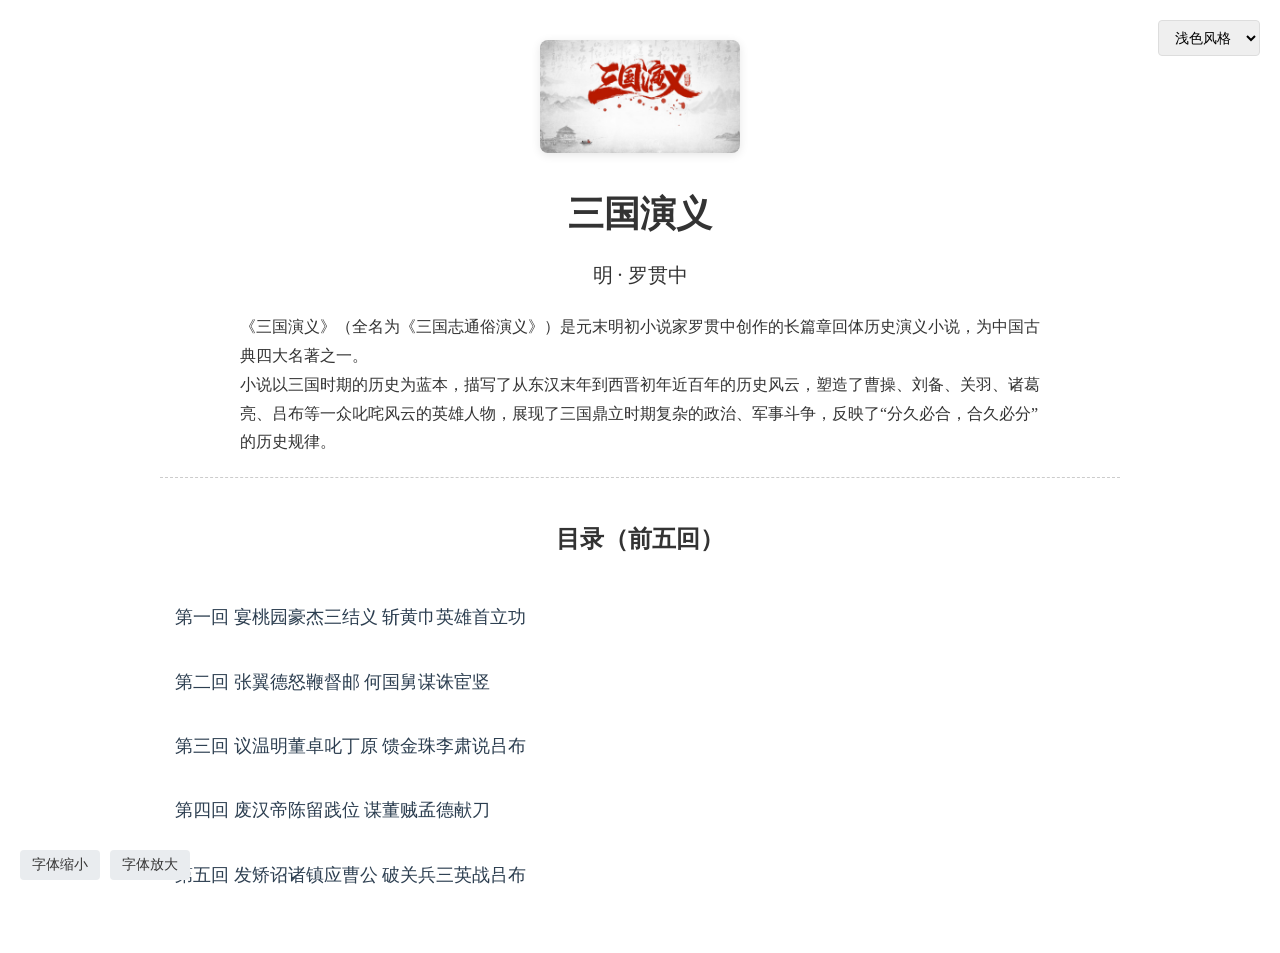
<file: lab1/ThreeKingdomReader/src/main/webapp/index.html>
<!DOCTYPE html>
<html lang="zh-CN">
<head>
    <meta charset="UTF-8">
    <title>三国演义 - 在线阅读</title>
    <link rel="stylesheet" href="css/base.css" id="base-style">
    <link rel="stylesheet" href="css/light.css" id="theme-style">
</head>
<body>
    <!-- 样式切换下拉框 -->
    <select class="style-switcher" onchange="switchStyle(this.value)">
        <option value="light">浅色风格</option>
        <option value="dark">深色风格</option>
        <option value="retro">复古风格</option>
    </select>

    <div class="container">
        <!-- 书籍基础信息 -->
        <div class="book-info">
            <img src="images/cover.png" alt="三国演义封面">
            <h1>三国演义</h1>
            <div class="author">明 · 罗贯中</div>
            <div class="intro">
                <p>《三国演义》（全名为《三国志通俗演义》）是元末明初小说家罗贯中创作的长篇章回体历史演义小说，为中国古典四大名著之一。</p>
                <p>小说以三国时期的历史为蓝本，描写了从东汉末年到西晋初年近百年的历史风云，塑造了曹操、刘备、关羽、诸葛亮、吕布等一众叱咤风云的英雄人物，展现了三国鼎立时期复杂的政治、军事斗争，反映了“分久必合，合久必分”的历史规律。</p>
            </div>
        </div>

        <!-- 章节目录 -->
        <h2 class="chapter-title">目录（前五回）</h2>
        <ul class="chapter-list">
            <li><a href="chapters/chapter1.html">第一回 宴桃园豪杰三结义 斩黄巾英雄首立功</a></li>
            <li><a href="chapters/chapter2.html">第二回 张翼德怒鞭督邮 何国舅谋诛宦竖</a></li>
            <li><a href="chapters/chapter3.html">第三回 议温明董卓叱丁原 馈金珠李肃说吕布</a></li>
            <li><a href="chapters/chapter4.html">第四回 废汉帝陈留践位 谋董贼孟德献刀</a></li>
            <li><a href="chapters/chapter5.html">第五回 发矫诏诸镇应曹公 破关兵三英战吕布</a></li>
        </ul>
    </div>

    <!-- 字体大小控制（选做） -->
    <div class="font-control">
        <button onclick="adjustFont('smaller')">字体缩小</button>
        <button onclick="adjustFont('bigger')">字体放大</button>
    </div>

    <script>
        // 切换显示风格
        function switchStyle(styleName) {
            const themeLink = document.getElementById('theme-style');
            themeLink.href = `css/${styleName}.css`;
        }

        // 调整字体大小
		function adjustFont(type) {
    		// 控制全局基础字体（标题等）
    		const body = document.body;
    		const currentBodySize = parseFloat(getComputedStyle(body).fontSize);
    		const newBodySize = type === 'bigger' ? (currentBodySize + 1) : (currentBodySize - 1);
    		// 限制字体大小范围（避免过大/过小）
    		if (newBodySize >= 12 && newBodySize <= 24) {
        		body.style.fontSize = newBodySize + 'px';
        
        		// 控制正文字体
        		const contentElements = document.querySelectorAll('.chapter-content');
        		contentElements.forEach(el => {
            	el.style.fontSize = newBodySize + 'px';
        	});
        
       		const chapterListElements = document.querySelectorAll('.chapter-list a');
        	chapterListElements.forEach(el => {
            el.style.fontSize = (newBodySize + 2) + 'px';
        	});
    	}
	}
    </script>
</body>
</html>
</file>
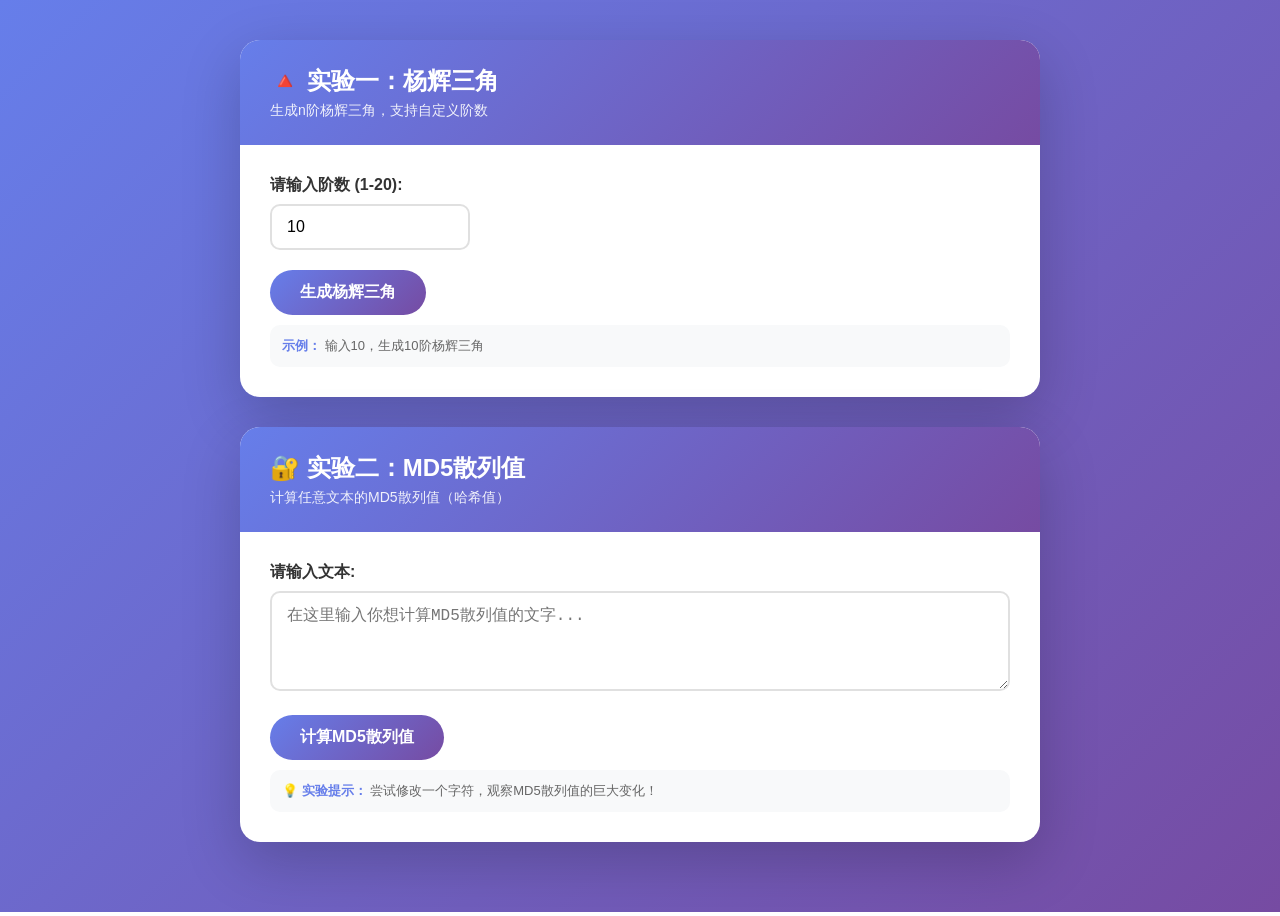
<file: lab3/servlet-lab/servlet-lab/target/servlet-lab/index.html>
<!DOCTYPE html>
<html lang="zh-CN">
<head>
    <meta charset="UTF-8">
    <meta name="viewport" content="width=device-width, initial-scale=1.0">
    <title>Servlet实验 - 杨辉三角 & MD5散列值</title>
    <style>
        * {
            margin: 0;
            padding: 0;
            box-sizing: border-box;
        }

        body {
            font-family: 'Segoe UI', Tahoma, Geneva, Verdana, sans-serif;
            background: linear-gradient(135deg, #667eea 0%, #764ba2 100%);
            min-height: 100vh;
            padding: 40px 20px;
        }

        .container {
            max-width: 800px;
            margin: 0 auto;
        }

        .card {
            background: white;
            border-radius: 20px;
            box-shadow: 0 20px 60px rgba(0,0,0,0.2);
            margin-bottom: 30px;
            overflow: hidden;
            transition: transform 0.3s ease;
        }

        .card:hover {
            transform: translateY(-5px);
        }

        .card-header {
            background: linear-gradient(135deg, #667eea 0%, #764ba2 100%);
            color: white;
            padding: 25px 30px;
        }

        .card-header h1 {
            font-size: 24px;
            margin-bottom: 5px;
        }

        .card-header p {
            opacity: 0.9;
            font-size: 14px;
        }

        .card-body {
            padding: 30px;
        }

        .form-group {
            margin-bottom: 20px;
        }

        label {
            display: block;
            font-weight: 600;
            margin-bottom: 8px;
            color: #333;
        }

        input[type="number"] {
            width: 200px;
            padding: 12px 15px;
            border: 2px solid #e0e0e0;
            border-radius: 10px;
            font-size: 16px;
            transition: border-color 0.3s;
        }

        input[type="number"]:focus {
            outline: none;
            border-color: #667eea;
        }

        textarea {
            width: 100%;
            padding: 12px 15px;
            border: 2px solid #e0e0e0;
            border-radius: 10px;
            font-size: 16px;
            font-family: monospace;
            resize: vertical;
            transition: border-color 0.3s;
        }

        textarea:focus {
            outline: none;
            border-color: #667eea;
        }

        button {
            background: linear-gradient(135deg, #667eea 0%, #764ba2 100%);
            color: white;
            padding: 12px 30px;
            border: none;
            border-radius: 25px;
            font-size: 16px;
            font-weight: 600;
            cursor: pointer;
            transition: transform 0.2s, box-shadow 0.2s;
        }

        button:hover {
            transform: translateY(-2px);
            box-shadow: 0 5px 15px rgba(102, 126, 234, 0.4);
        }

        .example {
            background: #f8f9fa;
            padding: 12px;
            border-radius: 10px;
            margin-top: 10px;
            font-size: 13px;
            color: #666;
        }

        .example strong {
            color: #667eea;
        }

        hr {
            margin: 20px 0;
            border: none;
            height: 1px;
            background: linear-gradient(to right, transparent, #ccc, transparent);
        }
    </style>
</head>
<body>
<div class="container">
    <!-- 实验一：杨辉三角 -->
    <div class="card">
        <div class="card-header">
            <h1>🔺 实验一：杨辉三角</h1>
            <p>生成n阶杨辉三角，支持自定义阶数</p>
        </div>
        <div class="card-body">
            <form action="yanghui" method="post">
                <div class="form-group">
                    <label for="order">请输入阶数 (1-20):</label>
                    <input type="number" id="order" name="order" min="1" max="20" value="10">
                </div>
                <button type="submit">生成杨辉三角</button>
            </form>
            <div class="example">
                <strong>示例：</strong> 输入10，生成10阶杨辉三角
            </div>
        </div>
    </div>

    <!-- 实验二：MD5散列值 -->
    <div class="card">
        <div class="card-header">
            <h1>🔐 实验二：MD5散列值</h1>
            <p>计算任意文本的MD5散列值（哈希值）</p>
        </div>
        <div class="card-body">
            <form action="hash" method="post">
                <div class="form-group">
                    <label for="inputText">请输入文本:</label>
                    <textarea id="inputText" name="inputText" rows="4"
                              placeholder="在这里输入你想计算MD5散列值的文字..."></textarea>
                </div>
                <button type="submit">计算MD5散列值</button>
            </form>
            <div class="example">
                <strong>💡 实验提示：</strong> 尝试修改一个字符，观察MD5散列值的巨大变化！
            </div>
        </div>
    </div>
</div>
</body>
</html>
</file>
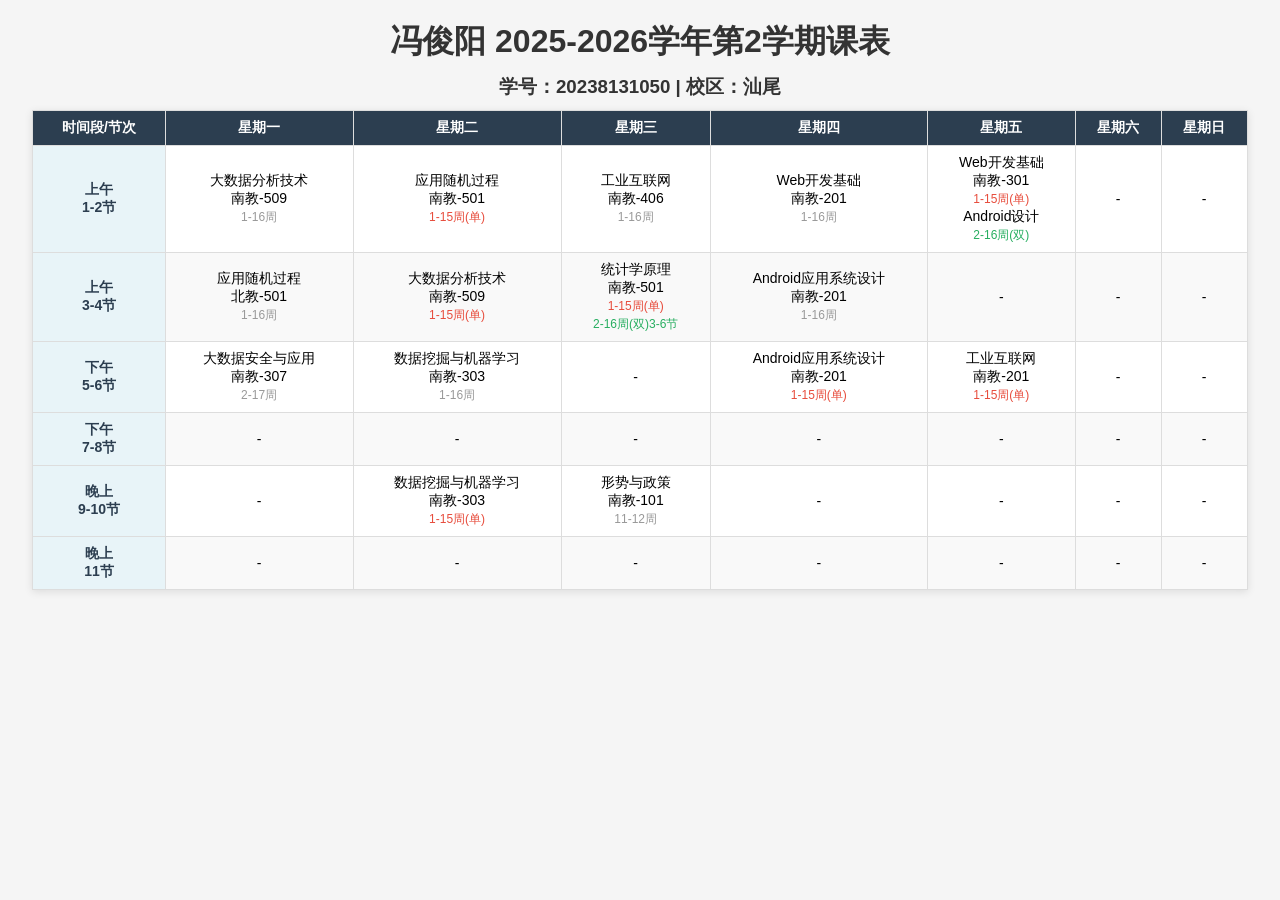
<file: lab1/CourseTableProject/src/main/webapp/courseTable.html>
<!DOCTYPE html>
<html lang="zh-CN">
<head>
    <meta charset="UTF-8">
    <title>冯俊阳-2025-2026学年第2学期课表</title>
    <!-- 通过style优化显示结果 -->
    <style> 
        body {
            font-family: "Microsoft YaHei", sans-serif;
            margin: 20px;
            background-color: #f5f5f5;
        }
        h1, h3 {
            text-align: center;
            color: #333;
            margin: 10px 0;
        }
        table {
            border-collapse: collapse;
            width: 98%;
            margin: 0 auto;
            background-color: white;
            box-shadow: 0 2px 8px rgba(0,0,0,0.1);
        }
        th, td {
            border: 1px solid #ddd;
            padding: 8px;
            text-align: center;
            font-size: 14px;
            vertical-align: middle;
        }
        th {
            background-color: #2c3e50;
            color: white;
            font-weight: bold;
        }
        .section {
            background-color: #e8f4f8;
            font-weight: bold;
            color: #2c3e50;
        }
        tr:nth-child(odd) {
            background-color: #f9f9f9;
        }
        tr:hover {
            background-color: #f1f7fb;
        }
        .single {
            color: #e74c3c;
            font-size: 12px;
        }
        .double {
            color: #27ae60;
            font-size: 12px;
        }
        .week {
            font-size: 12px;
            color: #999;
        }
    </style>
</head>
<body>
    <h1>冯俊阳 2025-2026学年第2学期课表</h1>
    <h3>学号：20238131050 | 校区：汕尾</h3>
    
    <table>
        <tr>
            <th>时间段/节次</th>
            <th>星期一</th>
            <th>星期二</th>
            <th>星期三</th>
            <th>星期四</th>
            <th>星期五</th>
            <th>星期六</th>
            <th>星期日</th>
        </tr>
        <!-- 上午1-2节 -->
        <tr>
            <td class="section">上午<br>1-2节</td>
            <td>大数据分析技术<br>南教-509<br><span class="week">1-16周</span></td>
            <td>应用随机过程<br>南教-501<br><span class="single">1-15周(单)</span></td>
            <td>工业互联网<br>南教-406<br><span class="week">1-16周</span></td>
            <td>Web开发基础<br>南教-201<br><span class="week">1-16周</span></td>
            <td>Web开发基础<br>南教-301<br><span class="single">1-15周(单)</span><br>Android设计<br><span class="double">2-16周(双)</span></td>
            <td>-</td>
            <td>-</td>
        </tr>
        <!-- 上午3-4节 -->
        <tr>
            <td class="section">上午<br>3-4节</td>
            <td>应用随机过程<br>北教-501<br><span class="week">1-16周</span></td>
            <td>大数据分析技术<br>南教-509<br><span class="single">1-15周(单)</span></td>
            <td>统计学原理<br>南教-501<br><span class="single">1-15周(单)</span><br><span class="double">2-16周(双)3-6节</span></td>
            <td>Android应用系统设计<br>南教-201<br><span class="week">1-16周</span></td>
            <td>-</td>
            <td>-</td>
            <td>-</td>
        </tr>
        <!-- 下午5-6节 -->
        <tr>
            <td class="section">下午<br>5-6节</td>
            <td>大数据安全与应用<br>南教-307<br><span class="week">2-17周</span></td>
            <td>数据挖掘与机器学习<br>南教-303<br><span class="week">1-16周</span></td>
            <td>-</td>
            <td>Android应用系统设计<br>南教-201<br><span class="single">1-15周(单)</span></td>
            <td>工业互联网<br>南教-201<br><span class="single">1-15周(单)</span></td>
            <td>-</td>
            <td>-</td>
        </tr>
        <!-- 下午7-8节 -->
        <tr>
            <td class="section">下午<br>7-8节</td>
            <td>-</td>
            <td>-</td>
            <td>-</td>
            <td>-</td>
            <td>-</td>
            <td>-</td>
            <td>-</td>
        </tr>
        <!-- 晚上9-10节 -->
        <tr>
            <td class="section">晚上<br>9-10节</td>
            <td>-</td>
            <td>数据挖掘与机器学习<br>南教-303<br><span class="single">1-15周(单)</span></td>
            <td>形势与政策<br>南教-101<br><span class="week">11-12周</span></td>
            <td>-</td>
            <td>-</td>
            <td>-</td>
            <td>-</td>
        </tr>
        <!-- 晚上11节 -->
        <tr>
            <td class="section">晚上<br>11节</td>
            <td>-</td>
            <td>-</td>
            <td>-</td>
            <td>-</td>
            <td>-</td>
            <td>-</td>
            <td>-</td>
        </tr>
    </table>
</body>
</html>
</file>
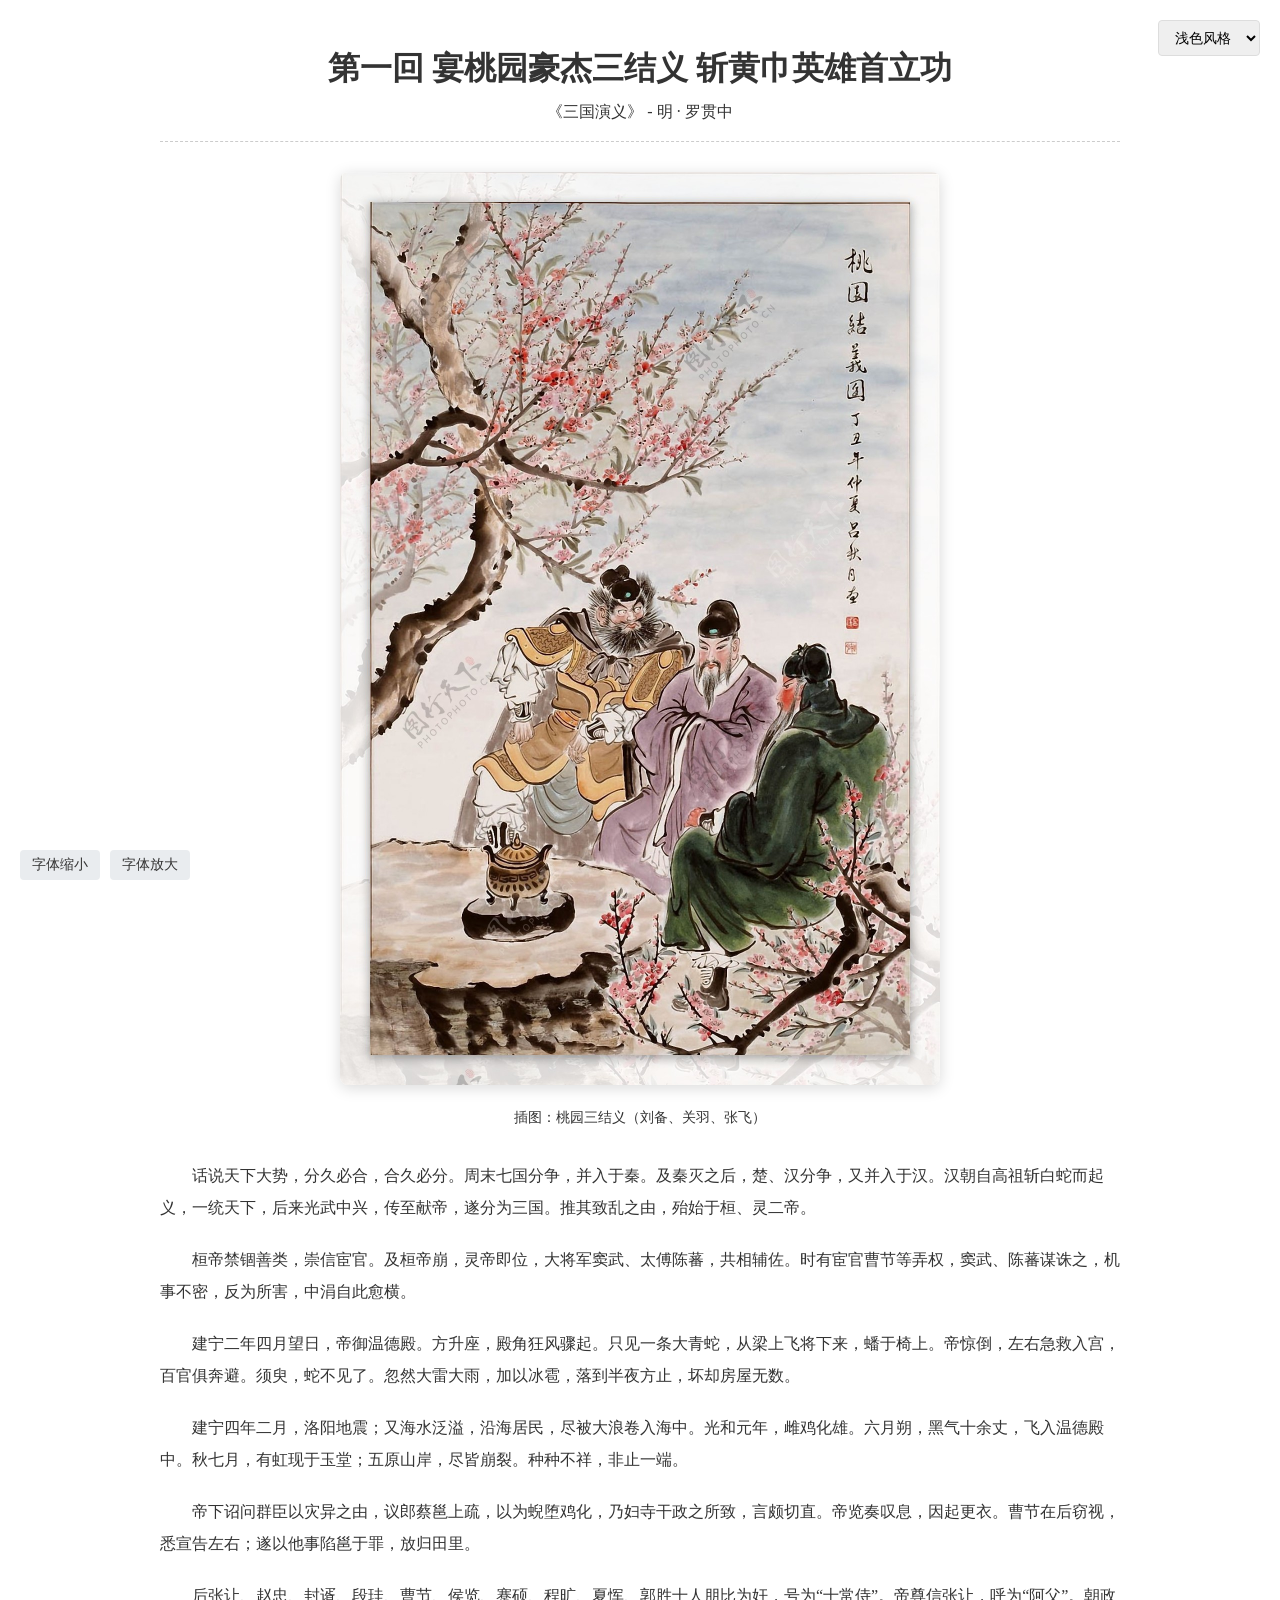
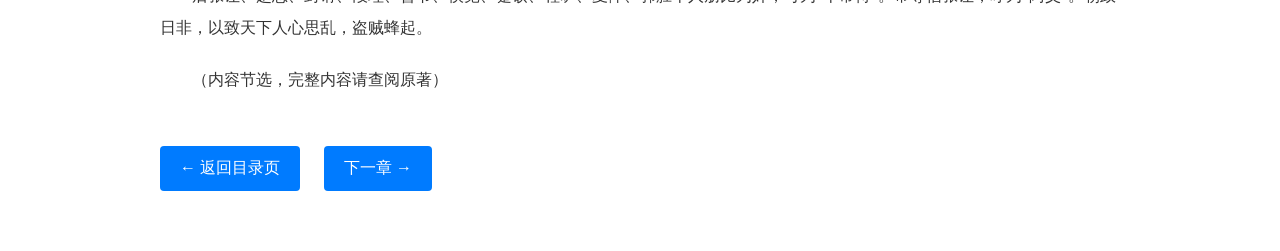
<file: lab1/ThreeKingdomReader/src/main/webapp/chapters/chapter1.html>
<!DOCTYPE html>
<html lang="zh-CN">
<head>
    <meta charset="UTF-8">
    <title>第一回 宴桃园豪杰三结义 斩黄巾英雄首立功 - 三国演义</title>
    <link rel="stylesheet" href="../css/base.css" id="base-style">
    <link rel="stylesheet" href="../css/light.css" id="theme-style">
</head>
<body>
    <!-- 样式切换下拉框 -->
    <select class="style-switcher" onchange="switchStyle(this.value)">
        <option value="light">浅色风格</option>
        <option value="dark">深色风格</option>
        <option value="retro">复古风格</option>
    </select>

    <div class="container">
        <!-- 章节标题 -->
        <div class="chapter-header">
            <h1>第一回 宴桃园豪杰三结义 斩黄巾英雄首立功</h1>
            <div>《三国演义》 - 明 · 罗贯中</div>
        </div>

        <!-- 章节插图 -->
        <div class="chapter-img">
            <img src="../images/chapter1.jpg" alt="桃园三结义">
            <p>插图：桃园三结义（刘备、关羽、张飞）</p>
        </div>

        <!-- 章节内容 -->
        <div class="chapter-content">
            <p>话说天下大势，分久必合，合久必分。周末七国分争，并入于秦。及秦灭之后，楚、汉分争，又并入于汉。汉朝自高祖斩白蛇而起义，一统天下，后来光武中兴，传至献帝，遂分为三国。推其致乱之由，殆始于桓、灵二帝。</p>
            <p>桓帝禁锢善类，崇信宦官。及桓帝崩，灵帝即位，大将军窦武、太傅陈蕃，共相辅佐。时有宦官曹节等弄权，窦武、陈蕃谋诛之，机事不密，反为所害，中涓自此愈横。</p>
            <p>建宁二年四月望日，帝御温德殿。方升座，殿角狂风骤起。只见一条大青蛇，从梁上飞将下来，蟠于椅上。帝惊倒，左右急救入宫，百官俱奔避。须臾，蛇不见了。忽然大雷大雨，加以冰雹，落到半夜方止，坏却房屋无数。</p>
            <p>建宁四年二月，洛阳地震；又海水泛溢，沿海居民，尽被大浪卷入海中。光和元年，雌鸡化雄。六月朔，黑气十余丈，飞入温德殿中。秋七月，有虹现于玉堂；五原山岸，尽皆崩裂。种种不祥，非止一端。</p>
            <p>帝下诏问群臣以灾异之由，议郎蔡邕上疏，以为蜺堕鸡化，乃妇寺干政之所致，言颇切直。帝览奏叹息，因起更衣。曹节在后窃视，悉宣告左右；遂以他事陷邕于罪，放归田里。</p>
            <p>后张让、赵忠、封谞、段珪、曹节、侯览、蹇硕、程旷、夏恽、郭胜十人朋比为奸，号为“十常侍”。帝尊信张让，呼为“阿父”。朝政日非，以致天下人心思乱，盗贼蜂起。</p>
            <p>（内容节选，完整内容请查阅原著）</p>
        </div>

        <!-- 返回目录 -->
        <a href="../index.html" class="back-link">← 返回目录页</a>
        <a href="chapter2.html" class="back-link" style="margin-left: 20px;">下一章 →</a>
    </div>

    <!-- 字体大小控制 -->
    <div class="font-control">
        <button onclick="adjustFont('smaller')">字体缩小</button>
        <button onclick="adjustFont('bigger')">字体放大</button>
    </div>

    <script>
        function switchStyle(styleName) {
            const themeLink = document.getElementById('theme-style');
            themeLink.href = `../css/${styleName}.css`;
        }

        function adjustFont(type) {
            // 控制全局基础字体（标题等）
            const body = document.body;
            const currentBodySize = parseFloat(getComputedStyle(body).fontSize);
            const newBodySize = type === 'bigger' ? (currentBodySize + 1) : (currentBodySize - 1);
            // 限制字体大小范围（避免过大/过小）
            if (newBodySize >= 12 && newBodySize <= 24) {
                body.style.fontSize = newBodySize + 'px';
                
                // 控制正文字体
                const contentElements = document.querySelectorAll('.chapter-content');
                contentElements.forEach(el => {
                    el.style.fontSize = newBodySize + 'px';
                });
                
                // 目录页章节列表字体也同步调整
                const chapterListElements = document.querySelectorAll('.chapter-list a');
                chapterListElements.forEach(el => {
                    el.style.fontSize = (newBodySize + 2) + 'px';
                });
            }
        }
    </script>
</body>
</html>
</file>
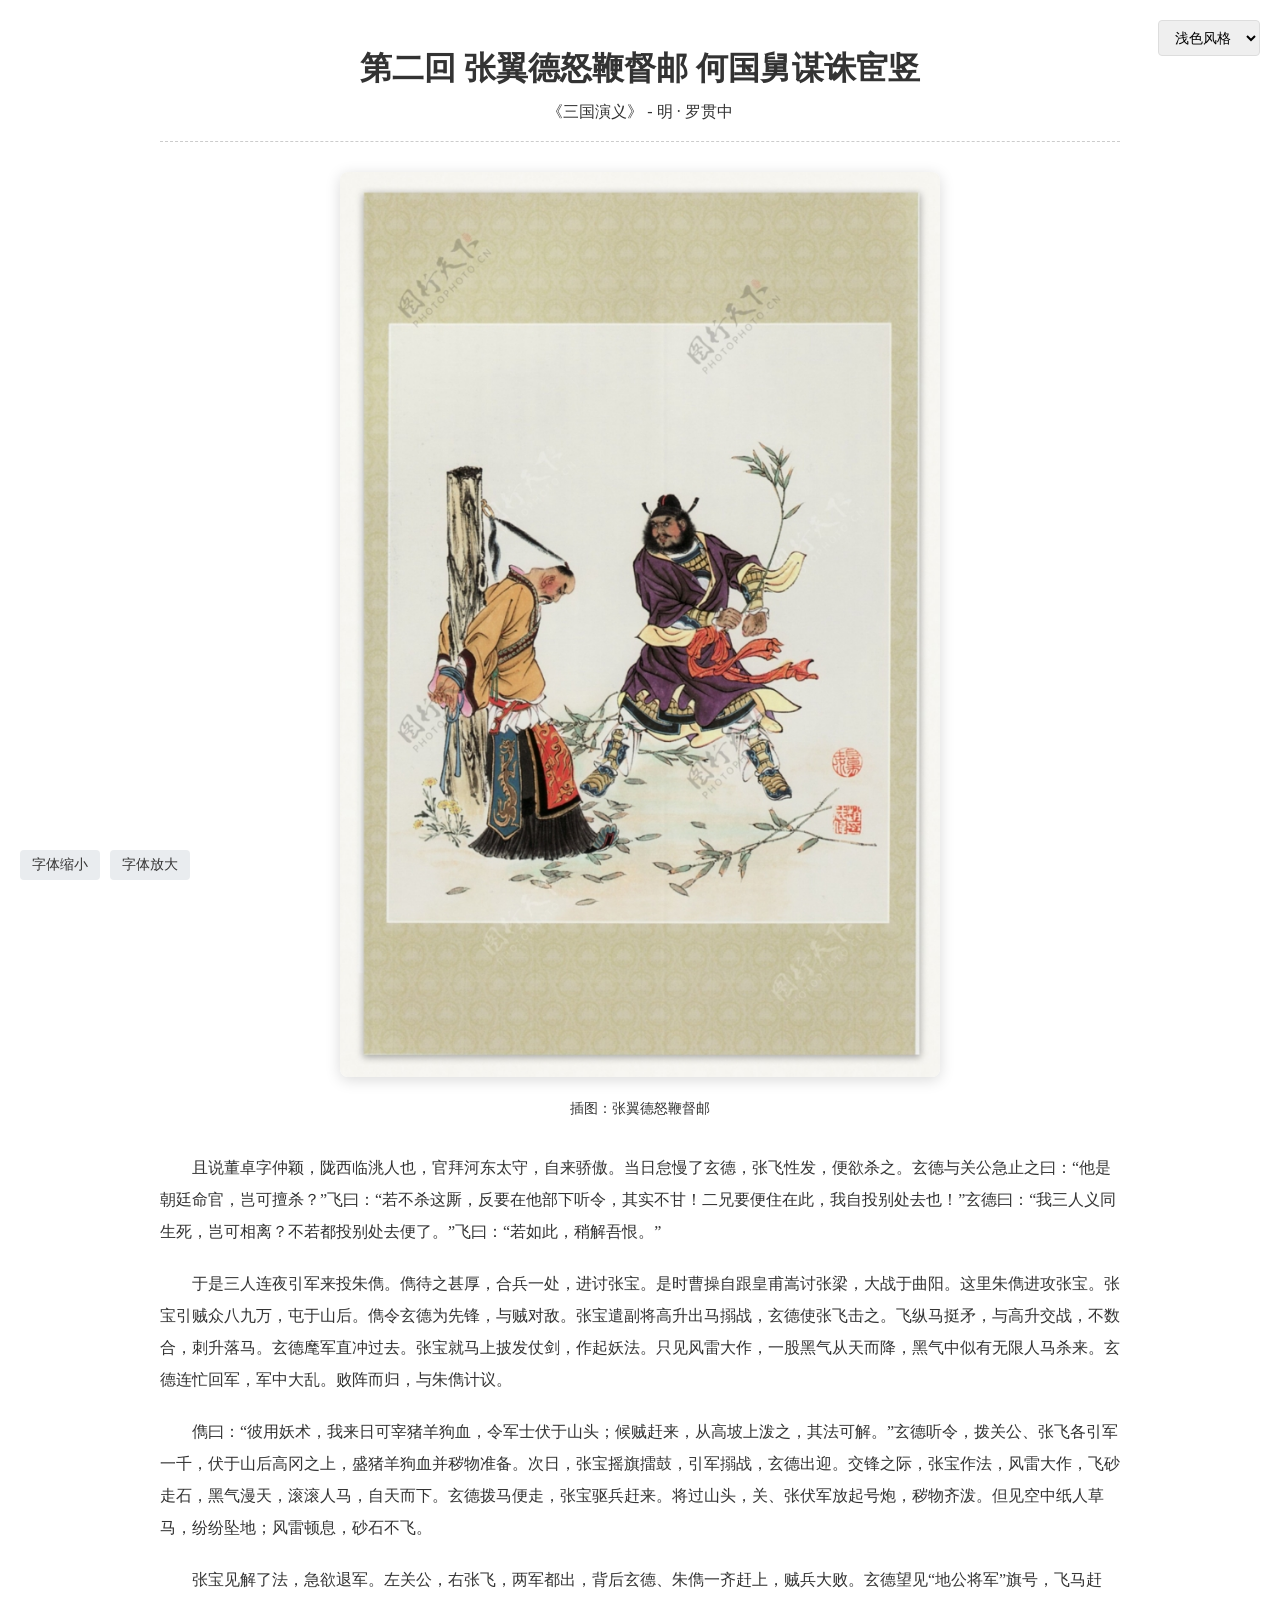
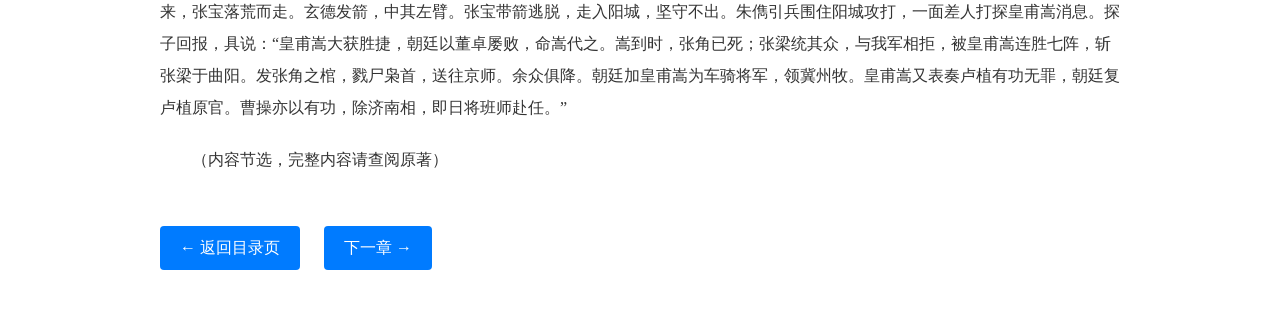
<file: lab1/ThreeKingdomReader/src/main/webapp/chapters/chapter2.html>
<!DOCTYPE html>
<html lang="zh-CN">
<head>
    <meta charset="UTF-8">
    <title>第二回 张翼德怒鞭督邮 何国舅谋诛宦竖 - 三国演义</title>
    <link rel="stylesheet" href="../css/base.css" id="base-style">
    <link rel="stylesheet" href="../css/light.css" id="theme-style">
</head>
<body>
    <!-- 样式切换下拉框 -->
    <select class="style-switcher" onchange="switchStyle(this.value)">
        <option value="light">浅色风格</option>
        <option value="dark">深色风格</option>
        <option value="retro">复古风格</option>
    </select>

    <div class="container">
        <!-- 章节标题 -->
        <div class="chapter-header">
            <h1>第二回 张翼德怒鞭督邮 何国舅谋诛宦竖</h1>
            <div>《三国演义》 - 明 · 罗贯中</div>
        </div>

        <!-- 章节插图 -->
        <div class="chapter-img">
            <img src="../images/chapter2.jpg" alt="张翼德怒鞭督邮">
            <p>插图：张翼德怒鞭督邮</p>
        </div>

        <!-- 章节内容 -->
        <div class="chapter-content">
            <p>且说董卓字仲颖，陇西临洮人也，官拜河东太守，自来骄傲。当日怠慢了玄德，张飞性发，便欲杀之。玄德与关公急止之曰：“他是朝廷命官，岂可擅杀？”飞曰：“若不杀这厮，反要在他部下听令，其实不甘！二兄要便住在此，我自投别处去也！”玄德曰：“我三人义同生死，岂可相离？不若都投别处去便了。”飞曰：“若如此，稍解吾恨。”</p>
            <p>于是三人连夜引军来投朱儁。儁待之甚厚，合兵一处，进讨张宝。是时曹操自跟皇甫嵩讨张梁，大战于曲阳。这里朱儁进攻张宝。张宝引贼众八九万，屯于山后。儁令玄德为先锋，与贼对敌。张宝遣副将高升出马搦战，玄德使张飞击之。飞纵马挺矛，与高升交战，不数合，刺升落马。玄德麾军直冲过去。张宝就马上披发仗剑，作起妖法。只见风雷大作，一股黑气从天而降，黑气中似有无限人马杀来。玄德连忙回军，军中大乱。败阵而归，与朱儁计议。</p>
            <p>儁曰：“彼用妖术，我来日可宰猪羊狗血，令军士伏于山头；候贼赶来，从高坡上泼之，其法可解。”玄德听令，拨关公、张飞各引军一千，伏于山后高冈之上，盛猪羊狗血并秽物准备。次日，张宝摇旗擂鼓，引军搦战，玄德出迎。交锋之际，张宝作法，风雷大作，飞砂走石，黑气漫天，滚滚人马，自天而下。玄德拨马便走，张宝驱兵赶来。将过山头，关、张伏军放起号炮，秽物齐泼。但见空中纸人草马，纷纷坠地；风雷顿息，砂石不飞。</p>
            <p>张宝见解了法，急欲退军。左关公，右张飞，两军都出，背后玄德、朱儁一齐赶上，贼兵大败。玄德望见“地公将军”旗号，飞马赶来，张宝落荒而走。玄德发箭，中其左臂。张宝带箭逃脱，走入阳城，坚守不出。朱儁引兵围住阳城攻打，一面差人打探皇甫嵩消息。探子回报，具说：“皇甫嵩大获胜捷，朝廷以董卓屡败，命嵩代之。嵩到时，张角已死；张梁统其众，与我军相拒，被皇甫嵩连胜七阵，斩张梁于曲阳。发张角之棺，戮尸枭首，送往京师。余众俱降。朝廷加皇甫嵩为车骑将军，领冀州牧。皇甫嵩又表奏卢植有功无罪，朝廷复卢植原官。曹操亦以有功，除济南相，即日将班师赴任。”</p>
            <p>（内容节选，完整内容请查阅原著）</p>
        </div>

        <!-- 返回目录 -->
        <a href="../index.html" class="back-link">← 返回目录页</a>
        <a href="chapter3.html" class="back-link" style="margin-left: 20px;">下一章 →</a>
    </div>

    <!-- 字体大小控制 -->
    <div class="font-control">
        <button onclick="adjustFont('smaller')">字体缩小</button>
        <button onclick="adjustFont('bigger')">字体放大</button>
    </div>

    <script>
        function switchStyle(styleName) {
            const themeLink = document.getElementById('theme-style');
            themeLink.href = `../css/${styleName}.css`;
        }

        function adjustFont(type) {
            // 控制全局基础字体（标题等）
            const body = document.body;
            const currentBodySize = parseFloat(getComputedStyle(body).fontSize);
            const newBodySize = type === 'bigger' ? (currentBodySize + 1) : (currentBodySize - 1);
            // 限制字体大小范围（避免过大/过小）
            if (newBodySize >= 12 && newBodySize <= 24) {
                body.style.fontSize = newBodySize + 'px';
                
                // 控制正文字体
                const contentElements = document.querySelectorAll('.chapter-content');
                contentElements.forEach(el => {
                    el.style.fontSize = newBodySize + 'px';
                });
                
                // 目录页章节列表字体也同步调整
                const chapterListElements = document.querySelectorAll('.chapter-list a');
                chapterListElements.forEach(el => {
                    el.style.fontSize = (newBodySize + 2) + 'px';
                });
            }
        }
    </script>
</body>
</html>
</file>
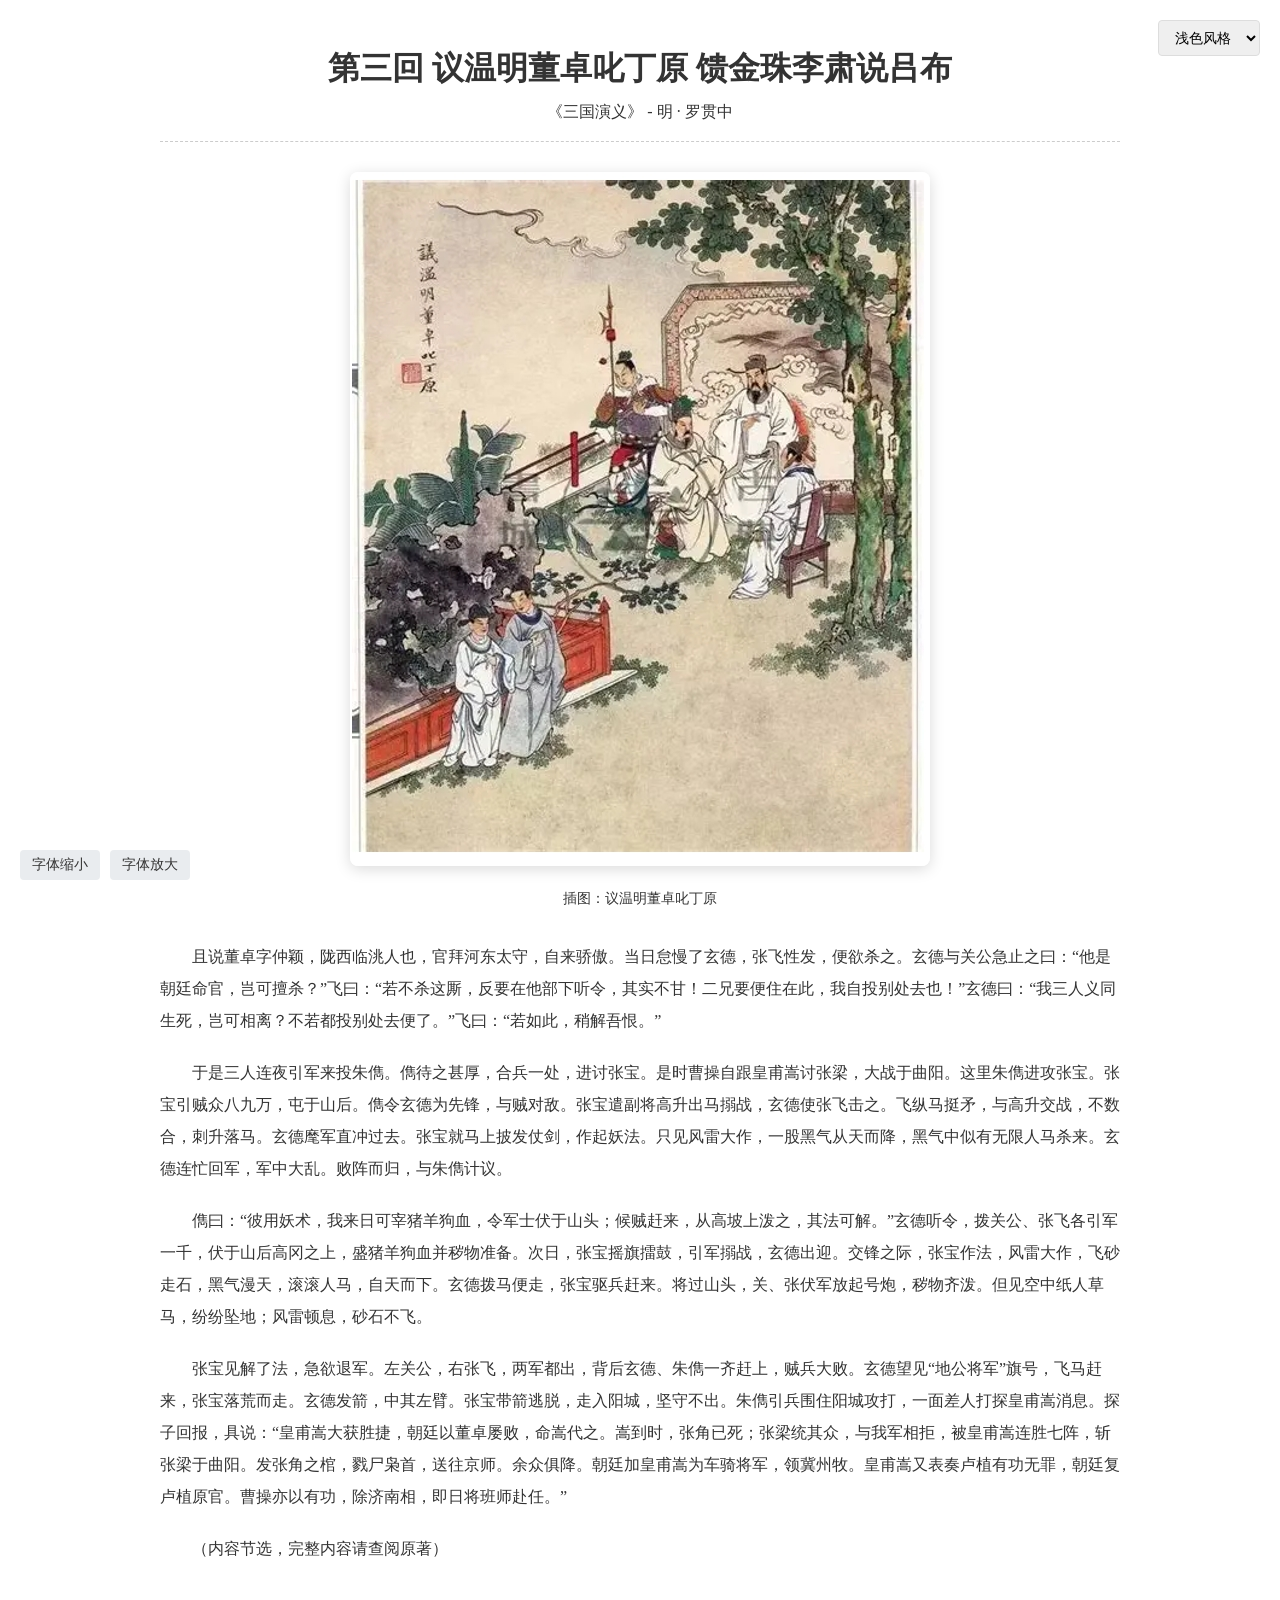
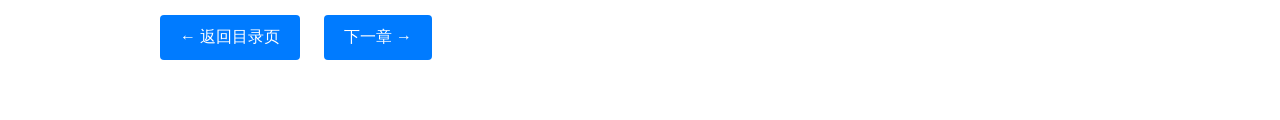
<file: lab1/ThreeKingdomReader/src/main/webapp/chapters/chapter3.html>
<!DOCTYPE html>
<html lang="zh-CN">
<head>
    <meta charset="UTF-8">
    <title>第三回 议温明董卓叱丁原 馈金珠李肃说吕布 - 三国演义</title>
    <link rel="stylesheet" href="../css/base.css" id="base-style">
    <link rel="stylesheet" href="../css/light.css" id="theme-style">
</head>
<body>
    <!-- 样式切换下拉框 -->
    <select class="style-switcher" onchange="switchStyle(this.value)">
        <option value="light">浅色风格</option>
        <option value="dark">深色风格</option>
        <option value="retro">复古风格</option>
    </select>

    <div class="container">
        <!-- 章节标题 -->
        <div class="chapter-header">
            <h1>第三回 议温明董卓叱丁原 馈金珠李肃说吕布</h1>
            <div>《三国演义》 - 明 · 罗贯中</div>
        </div>

        <!-- 章节插图 -->
        <div class="chapter-img">
            <img src="../images/chapter3.jpg" alt="董卓叱丁原">
            <p>插图：议温明董卓叱丁原</p>
        </div>

        <!-- 章节内容 -->
        <div class="chapter-content">
            <p>且说董卓字仲颖，陇西临洮人也，官拜河东太守，自来骄傲。当日怠慢了玄德，张飞性发，便欲杀之。玄德与关公急止之曰：“他是朝廷命官，岂可擅杀？”飞曰：“若不杀这厮，反要在他部下听令，其实不甘！二兄要便住在此，我自投别处去也！”玄德曰：“我三人义同生死，岂可相离？不若都投别处去便了。”飞曰：“若如此，稍解吾恨。”</p>
            <p>于是三人连夜引军来投朱儁。儁待之甚厚，合兵一处，进讨张宝。是时曹操自跟皇甫嵩讨张梁，大战于曲阳。这里朱儁进攻张宝。张宝引贼众八九万，屯于山后。儁令玄德为先锋，与贼对敌。张宝遣副将高升出马搦战，玄德使张飞击之。飞纵马挺矛，与高升交战，不数合，刺升落马。玄德麾军直冲过去。张宝就马上披发仗剑，作起妖法。只见风雷大作，一股黑气从天而降，黑气中似有无限人马杀来。玄德连忙回军，军中大乱。败阵而归，与朱儁计议。</p>
            <p>儁曰：“彼用妖术，我来日可宰猪羊狗血，令军士伏于山头；候贼赶来，从高坡上泼之，其法可解。”玄德听令，拨关公、张飞各引军一千，伏于山后高冈之上，盛猪羊狗血并秽物准备。次日，张宝摇旗擂鼓，引军搦战，玄德出迎。交锋之际，张宝作法，风雷大作，飞砂走石，黑气漫天，滚滚人马，自天而下。玄德拨马便走，张宝驱兵赶来。将过山头，关、张伏军放起号炮，秽物齐泼。但见空中纸人草马，纷纷坠地；风雷顿息，砂石不飞。</p>
            <p>张宝见解了法，急欲退军。左关公，右张飞，两军都出，背后玄德、朱儁一齐赶上，贼兵大败。玄德望见“地公将军”旗号，飞马赶来，张宝落荒而走。玄德发箭，中其左臂。张宝带箭逃脱，走入阳城，坚守不出。朱儁引兵围住阳城攻打，一面差人打探皇甫嵩消息。探子回报，具说：“皇甫嵩大获胜捷，朝廷以董卓屡败，命嵩代之。嵩到时，张角已死；张梁统其众，与我军相拒，被皇甫嵩连胜七阵，斩张梁于曲阳。发张角之棺，戮尸枭首，送往京师。余众俱降。朝廷加皇甫嵩为车骑将军，领冀州牧。皇甫嵩又表奏卢植有功无罪，朝廷复卢植原官。曹操亦以有功，除济南相，即日将班师赴任。”</p>
            <p>（内容节选，完整内容请查阅原著）</p>
        </div>

        <!-- 返回目录 -->
        <a href="../index.html" class="back-link">← 返回目录页</a>
        <a href="chapter4.html" class="back-link" style="margin-left: 20px;">下一章 →</a>
    </div>

    <!-- 字体大小控制 -->
    <div class="font-control">
        <button onclick="adjustFont('smaller')">字体缩小</button>
        <button onclick="adjustFont('bigger')">字体放大</button>
    </div>

    <script>
        function switchStyle(styleName) {
            const themeLink = document.getElementById('theme-style');
            themeLink.href = `../css/${styleName}.css`;
        }

        function adjustFont(type) {
            // 控制全局基础字体（标题等）
            const body = document.body;
            const currentBodySize = parseFloat(getComputedStyle(body).fontSize);
            const newBodySize = type === 'bigger' ? (currentBodySize + 1) : (currentBodySize - 1);
            // 限制字体大小范围（避免过大/过小）
            if (newBodySize >= 12 && newBodySize <= 24) {
                body.style.fontSize = newBodySize + 'px';
                
                // 控制正文字体
                const contentElements = document.querySelectorAll('.chapter-content');
                contentElements.forEach(el => {
                    el.style.fontSize = newBodySize + 'px';
                });
                
                // 目录页章节列表字体也同步调整
                const chapterListElements = document.querySelectorAll('.chapter-list a');
                chapterListElements.forEach(el => {
                    el.style.fontSize = (newBodySize + 2) + 'px';
                });
            }
        }
    </script>
</body>
</html>
</file>
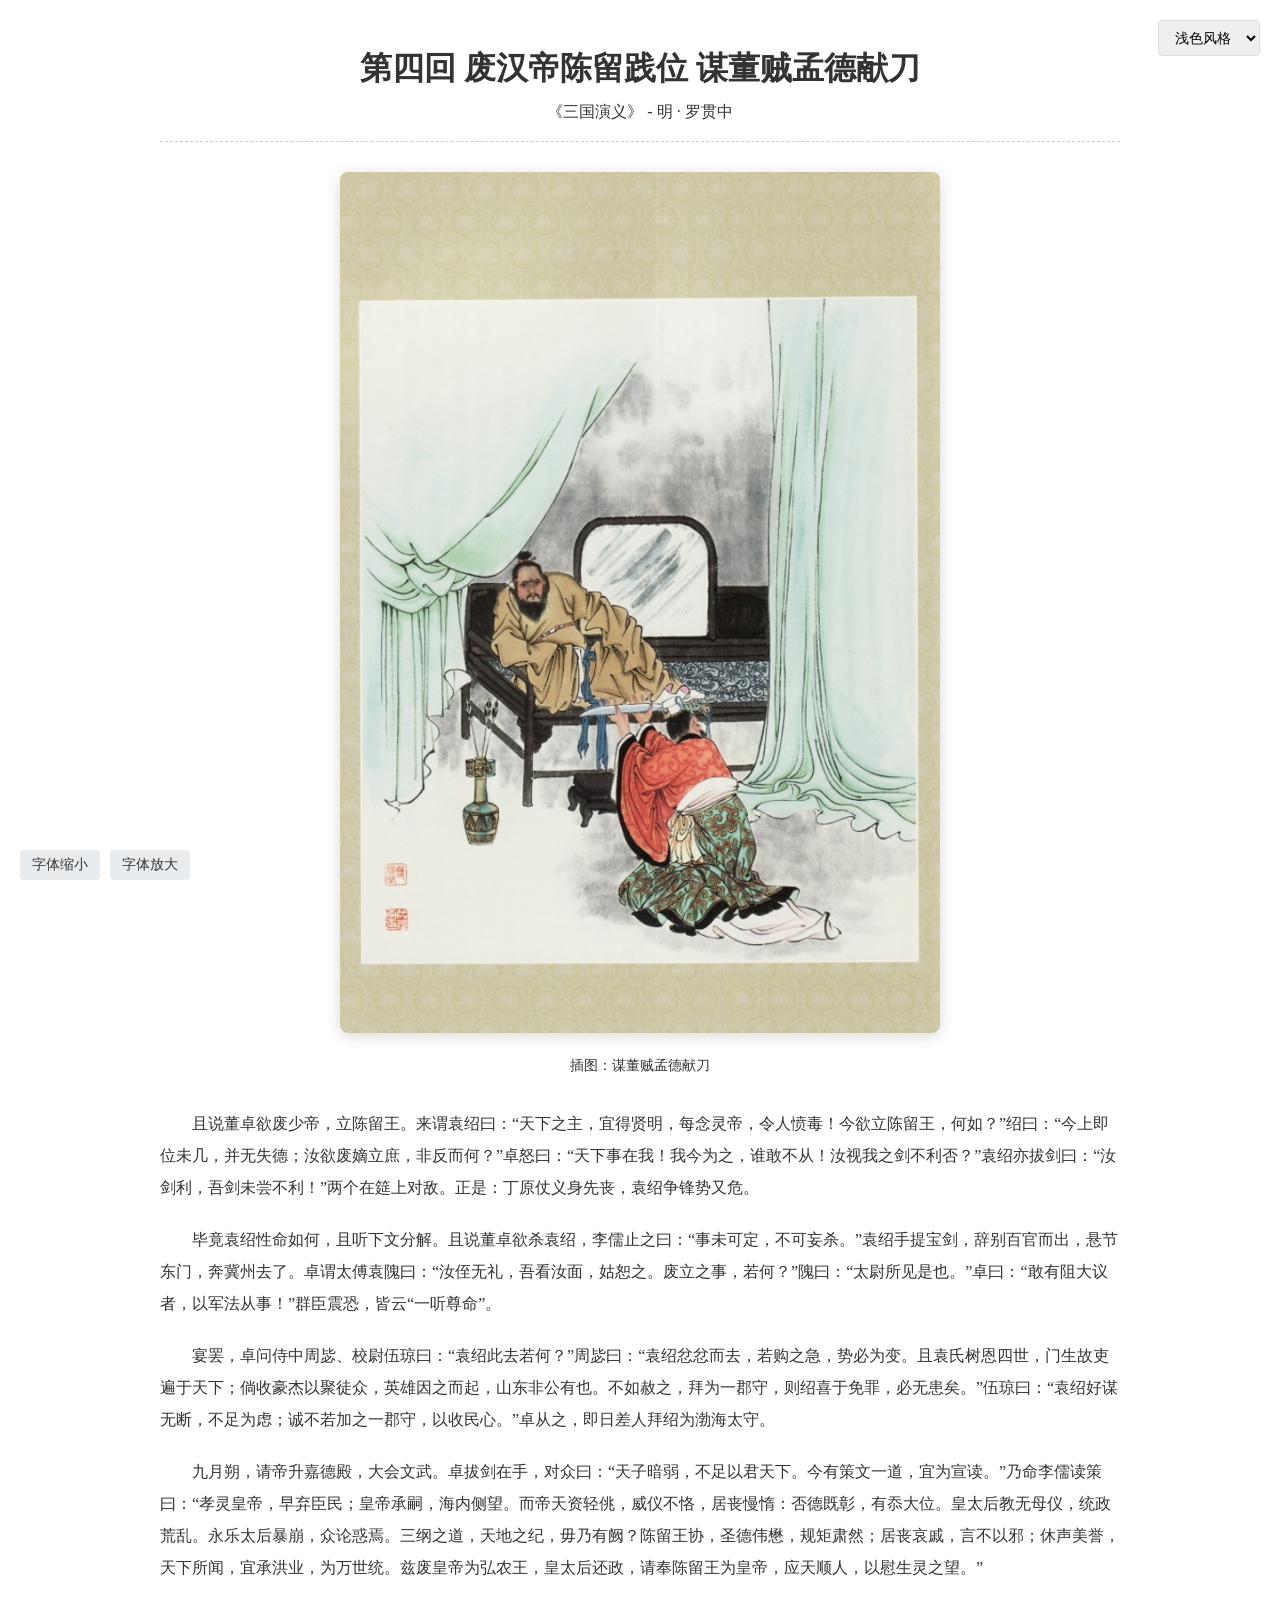
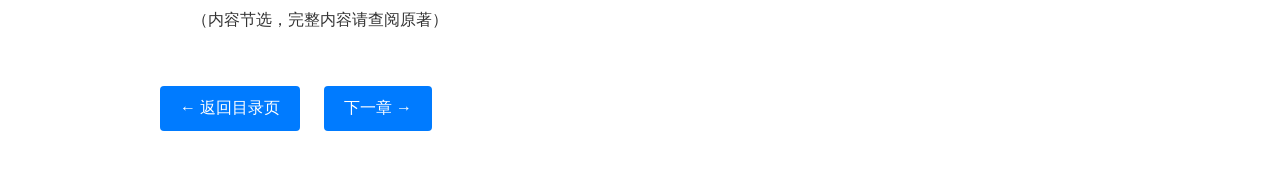
<file: lab1/ThreeKingdomReader/src/main/webapp/chapters/chapter4.html>
<!DOCTYPE html>
<html lang="zh-CN">
<head>
    <meta charset="UTF-8">
    <title>第四回 废汉帝陈留践位 谋董贼孟德献刀 - 三国演义</title>
    <link rel="stylesheet" href="../css/base.css" id="base-style">
    <link rel="stylesheet" href="../css/light.css" id="theme-style">
</head>
<body>
    <!-- 样式切换下拉框 -->
    <select class="style-switcher" onchange="switchStyle(this.value)">
        <option value="light">浅色风格</option>
        <option value="dark">深色风格</option>
        <option value="retro">复古风格</option>
    </select>

    <div class="container">
        <!-- 章节标题 -->
        <div class="chapter-header">
            <h1>第四回 废汉帝陈留践位 谋董贼孟德献刀</h1>
            <div>《三国演义》 - 明 · 罗贯中</div>
        </div>

        <!-- 章节插图 -->
        <div class="chapter-img">
            <img src="../images/chapter4.jpg" alt="孟德献刀">
            <p>插图：谋董贼孟德献刀</p>
        </div>

        <!-- 章节内容 -->
        <div class="chapter-content">
            <p>且说董卓欲废少帝，立陈留王。来谓袁绍曰：“天下之主，宜得贤明，每念灵帝，令人愤毒！今欲立陈留王，何如？”绍曰：“今上即位未几，并无失德；汝欲废嫡立庶，非反而何？”卓怒曰：“天下事在我！我今为之，谁敢不从！汝视我之剑不利否？”袁绍亦拔剑曰：“汝剑利，吾剑未尝不利！”两个在筵上对敌。正是：丁原仗义身先丧，袁绍争锋势又危。</p>
            <p>毕竟袁绍性命如何，且听下文分解。且说董卓欲杀袁绍，李儒止之曰：“事未可定，不可妄杀。”袁绍手提宝剑，辞别百官而出，悬节东门，奔冀州去了。卓谓太傅袁隗曰：“汝侄无礼，吾看汝面，姑恕之。废立之事，若何？”隗曰：“太尉所见是也。”卓曰：“敢有阻大议者，以军法从事！”群臣震恐，皆云“一听尊命”。</p>
            <p>宴罢，卓问侍中周毖、校尉伍琼曰：“袁绍此去若何？”周毖曰：“袁绍忿忿而去，若购之急，势必为变。且袁氏树恩四世，门生故吏遍于天下；倘收豪杰以聚徒众，英雄因之而起，山东非公有也。不如赦之，拜为一郡守，则绍喜于免罪，必无患矣。”伍琼曰：“袁绍好谋无断，不足为虑；诚不若加之一郡守，以收民心。”卓从之，即日差人拜绍为渤海太守。</p>
            <p>九月朔，请帝升嘉德殿，大会文武。卓拔剑在手，对众曰：“天子暗弱，不足以君天下。今有策文一道，宜为宣读。”乃命李儒读策曰：“孝灵皇帝，早弃臣民；皇帝承嗣，海内侧望。而帝天资轻佻，威仪不恪，居丧慢惰：否德既彰，有忝大位。皇太后教无母仪，统政荒乱。永乐太后暴崩，众论惑焉。三纲之道，天地之纪，毋乃有阙？陈留王协，圣德伟懋，规矩肃然；居丧哀戚，言不以邪；休声美誉，天下所闻，宜承洪业，为万世统。兹废皇帝为弘农王，皇太后还政，请奉陈留王为皇帝，应天顺人，以慰生灵之望。”</p>
            <p>（内容节选，完整内容请查阅原著）</p>
        </div>

        <!-- 返回目录 -->
        <a href="../index.html" class="back-link">← 返回目录页</a>
        <a href="chapter5.html" class="back-link" style="margin-left: 20px;">下一章 →</a>
    </div>

    <!-- 字体大小控制 -->
    <div class="font-control">
        <button onclick="adjustFont('smaller')">字体缩小</button>
        <button onclick="adjustFont('bigger')">字体放大</button>
    </div>

    <script>
        function switchStyle(styleName) {
            const themeLink = document.getElementById('theme-style');
            themeLink.href = `../css/${styleName}.css`;
        }

        function adjustFont(type) {
            // 控制全局基础字体（标题等）
            const body = document.body;
            const currentBodySize = parseFloat(getComputedStyle(body).fontSize);
            const newBodySize = type === 'bigger' ? (currentBodySize + 1) : (currentBodySize - 1);
            // 限制字体大小范围（避免过大/过小）
            if (newBodySize >= 12 && newBodySize <= 24) {
                body.style.fontSize = newBodySize + 'px';
                
                // 控制正文字体
                const contentElements = document.querySelectorAll('.chapter-content');
                contentElements.forEach(el => {
                    el.style.fontSize = newBodySize + 'px';
                });
                
                // 目录页章节列表字体也同步调整
                const chapterListElements = document.querySelectorAll('.chapter-list a');
                chapterListElements.forEach(el => {
                    el.style.fontSize = (newBodySize + 2) + 'px';
                });
            }
        }
    </script>
</body>
</html>
</file>
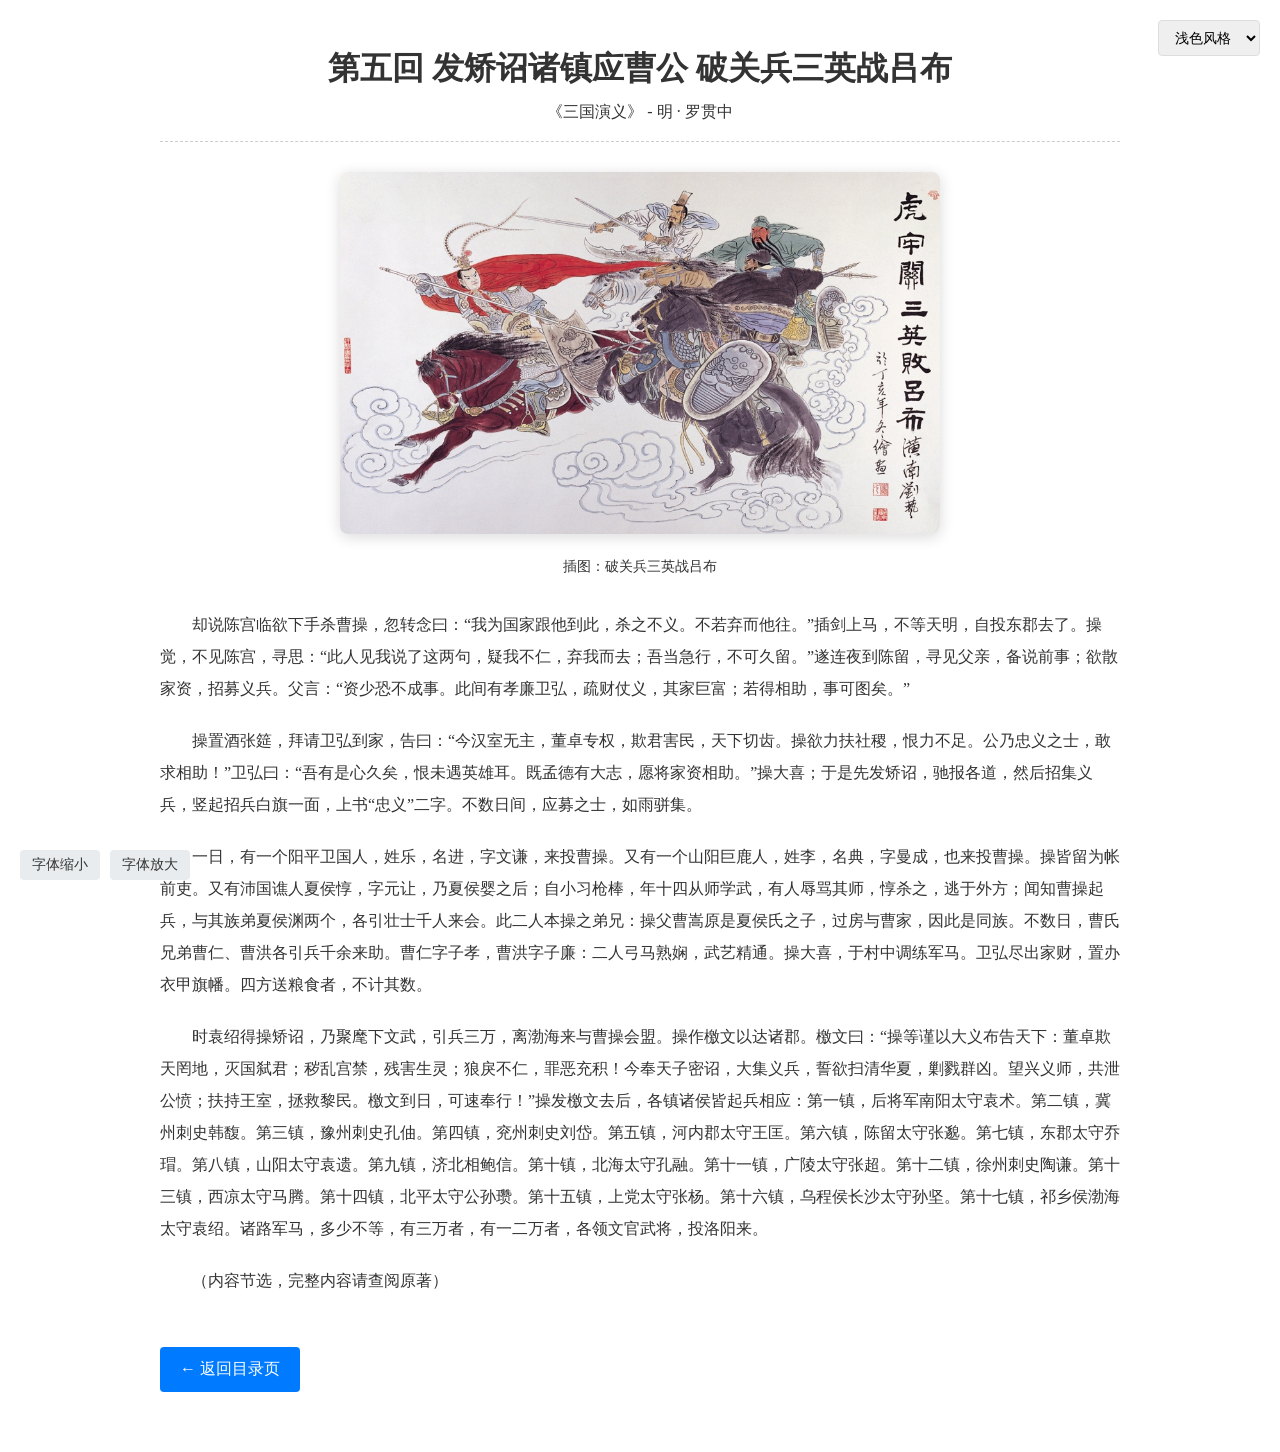
<file: lab1/ThreeKingdomReader/src/main/webapp/chapters/chapter5.html>
<!DOCTYPE html>
<html lang="zh-CN">
<head>
    <meta charset="UTF-8">
    <title>第五回 发矫诏诸镇应曹公 破关兵三英战吕布 - 三国演义</title>
    <link rel="stylesheet" href="../css/base.css" id="base-style">
    <link rel="stylesheet" href="../css/light.css" id="theme-style">
</head>
<body>
    <!-- 样式切换下拉框 -->
    <select class="style-switcher" onchange="switchStyle(this.value)">
        <option value="light">浅色风格</option>
        <option value="dark">深色风格</option>
        <option value="retro">复古风格</option>
    </select>

    <div class="container">
        <!-- 章节标题 -->
        <div class="chapter-header">
            <h1>第五回 发矫诏诸镇应曹公 破关兵三英战吕布</h1>
            <div>《三国演义》 - 明 · 罗贯中</div>
        </div>

        <!-- 章节插图 -->
        <div class="chapter-img">
            <img src="../images/chapter5.jpg" alt="三英战吕布">
            <p>插图：破关兵三英战吕布</p>
        </div>

        <!-- 章节内容 -->
        <div class="chapter-content">
            <p>却说陈宫临欲下手杀曹操，忽转念曰：“我为国家跟他到此，杀之不义。不若弃而他往。”插剑上马，不等天明，自投东郡去了。操觉，不见陈宫，寻思：“此人见我说了这两句，疑我不仁，弃我而去；吾当急行，不可久留。”遂连夜到陈留，寻见父亲，备说前事；欲散家资，招募义兵。父言：“资少恐不成事。此间有孝廉卫弘，疏财仗义，其家巨富；若得相助，事可图矣。”</p>
            <p>操置酒张筵，拜请卫弘到家，告曰：“今汉室无主，董卓专权，欺君害民，天下切齿。操欲力扶社稷，恨力不足。公乃忠义之士，敢求相助！”卫弘曰：“吾有是心久矣，恨未遇英雄耳。既孟德有大志，愿将家资相助。”操大喜；于是先发矫诏，驰报各道，然后招集义兵，竖起招兵白旗一面，上书“忠义”二字。不数日间，应募之士，如雨骈集。</p>
            <p>一日，有一个阳平卫国人，姓乐，名进，字文谦，来投曹操。又有一个山阳巨鹿人，姓李，名典，字曼成，也来投曹操。操皆留为帐前吏。又有沛国谯人夏侯惇，字元让，乃夏侯婴之后；自小习枪棒，年十四从师学武，有人辱骂其师，惇杀之，逃于外方；闻知曹操起兵，与其族弟夏侯渊两个，各引壮士千人来会。此二人本操之弟兄：操父曹嵩原是夏侯氏之子，过房与曹家，因此是同族。不数日，曹氏兄弟曹仁、曹洪各引兵千余来助。曹仁字子孝，曹洪字子廉：二人弓马熟娴，武艺精通。操大喜，于村中调练军马。卫弘尽出家财，置办衣甲旗幡。四方送粮食者，不计其数。</p>
            <p>时袁绍得操矫诏，乃聚麾下文武，引兵三万，离渤海来与曹操会盟。操作檄文以达诸郡。檄文曰：“操等谨以大义布告天下：董卓欺天罔地，灭国弑君；秽乱宫禁，残害生灵；狼戾不仁，罪恶充积！今奉天子密诏，大集义兵，誓欲扫清华夏，剿戮群凶。望兴义师，共泄公愤；扶持王室，拯救黎民。檄文到日，可速奉行！”操发檄文去后，各镇诸侯皆起兵相应：第一镇，后将军南阳太守袁术。第二镇，冀州刺史韩馥。第三镇，豫州刺史孔伷。第四镇，兖州刺史刘岱。第五镇，河内郡太守王匡。第六镇，陈留太守张邈。第七镇，东郡太守乔瑁。第八镇，山阳太守袁遗。第九镇，济北相鲍信。第十镇，北海太守孔融。第十一镇，广陵太守张超。第十二镇，徐州刺史陶谦。第十三镇，西凉太守马腾。第十四镇，北平太守公孙瓒。第十五镇，上党太守张杨。第十六镇，乌程侯长沙太守孙坚。第十七镇，祁乡侯渤海太守袁绍。诸路军马，多少不等，有三万者，有一二万者，各领文官武将，投洛阳来。</p>
            <p>（内容节选，完整内容请查阅原著）</p>
        </div>

        <!-- 返回目录 -->
        <a href="../index.html" class="back-link">← 返回目录页</a>
    </div>

    <!-- 字体大小控制 -->
    <div class="font-control">
        <button onclick="adjustFont('smaller')">字体缩小</button>
        <button onclick="adjustFont('bigger')">字体放大</button>
    </div>

    <script>
        function switchStyle(styleName) {
            const themeLink = document.getElementById('theme-style');
            themeLink.href = `../css/${styleName}.css`;
        }

        function adjustFont(type) {
            // 控制全局基础字体（标题等）
            const body = document.body;
            const currentBodySize = parseFloat(getComputedStyle(body).fontSize);
            const newBodySize = type === 'bigger' ? (currentBodySize + 1) : (currentBodySize - 1);
            // 限制字体大小范围（避免过大/过小）
            if (newBodySize >= 12 && newBodySize <= 24) {
                body.style.fontSize = newBodySize + 'px';
                
                // 控制正文字体
                const contentElements = document.querySelectorAll('.chapter-content');
                contentElements.forEach(el => {
                    el.style.fontSize = newBodySize + 'px';
                });
                
                // 目录页章节列表字体也同步调整
                const chapterListElements = document.querySelectorAll('.chapter-list a');
                chapterListElements.forEach(el => {
                    el.style.fontSize = (newBodySize + 2) + 'px';
                });
            }
        }
    </script>
</body>
</html>
</file>
<file: lab1/ThreeKingdomReader/src/main/webapp/css/base.css>
/* 全局重置 & 通用样式 */
* {
    margin: 0;
    padding: 0;
    box-sizing: border-box;
    transition: all 0.3s ease; /* 样式切换平滑过渡 */
}

body {
    font-family: "SimSun", "Microsoft YaHei", serif;
    line-height: 1.8;
    padding: 20px;
    min-height: 100vh;
}

/* 容器：适配不同屏幕 */
.container {
    max-width: 1000px;
    margin: 0 auto;
    padding: 20px;
}

/* 样式切换下拉框 */
.style-switcher {
    position: fixed;
    top: 20px;
    right: 20px;
    padding: 8px 12px;
    border-radius: 4px;
    border: 1px solid #ddd;
    font-size: 14px;
    cursor: pointer;
    z-index: 999;
}

/* 目录页 - 书籍信息 */
.book-info {
    text-align: center;
    margin-bottom: 40px;
    padding-bottom: 20px;
    border-bottom: 1px dashed #ccc;
}

.book-info h1 {
    font-size: 36px;
    margin-bottom: 10px;
}

.book-info .author {
    font-size: 20px;
    margin-bottom: 20px;
}

.book-info .intro {
    text-align: left;
    font-size: 16px;
    max-width: 800px;
    margin: 0 auto;
}

.book-info img {
    width: 200px;
    height: auto;
    margin-bottom: 20px;
    border-radius: 8px;
    box-shadow: 0 2px 10px rgba(0,0,0,0.1);
}

/* 目录页 - 章节列表 */
.chapter-title {
    text-align: center;
    font-size: 24px;
    margin: 30px 0;
}

.chapter-list {
    list-style: none;
    padding: 0;
}

.chapter-list li {
    margin: 12px 0;
    padding: 10px 15px;
    border-radius: 6px;
}

.chapter-list li:hover {
    transform: translateX(5px);
}

.chapter-list a {
    text-decoration: none;
    font-size: 18px;
    display: block;
}

/* 章节内容页 - 通用样式 */
.chapter-header {
    text-align: center;
    margin-bottom: 30px;
    padding-bottom: 15px;
    border-bottom: 1px dashed #ccc;
}

.chapter-content {
    font-size: 16px;
    line-height: 2;
    margin-bottom: 30px;
}

.chapter-content p {
    margin-bottom: 20px;
    text-indent: 2em; /* 首行缩进2字符 */
}

/* 章节插图 */
.chapter-img {
    text-align: center;
    margin: 30px 0;
}

.chapter-img img {
    max-width: 600px;
    height: auto;
    border-radius: 8px;
    box-shadow: 0 3px 15px rgba(0,0,0,0.15);
}

.chapter-img p {
    margin-top: 10px;
    font-size: 14px;
}

/* 返回目录链接 */
.back-link {
    display: inline-block;
    padding: 8px 20px;
    border-radius: 4px;
    text-decoration: none;
    font-size: 16px;
    margin: 20px 0;
}

/* 选做：字体大小控制 */
.font-control {
    position: fixed;
    bottom: 20px;
    left: 20px;
    display: flex;
    gap: 10px;
    z-index: 999;
}

.font-control button {
    padding: 6px 12px;
    border: none;
    border-radius: 4px;
    cursor: pointer;
    font-size: 14px;
}
</file>
<file: lab1/ThreeKingdomReader/src/main/webapp/css/light.css>
body {
    background-color: #ffffff;
    color: #333333;
}

.chapter-list li:hover {
    background-color: #f8f9fa;
}

.chapter-list a {
    color: #2c3e50;
}

.chapter-list a:hover {
    color: #e74c3c;
}

.back-link {
    background-color: #007bff;
    color: white;
}

.back-link:hover {
    background-color: #0056b3;
}

.font-control button {
    background-color: #e9ecef;
    color: #333;
}

.font-control button:hover {
    background-color: #dee2e6;
}
</file>
